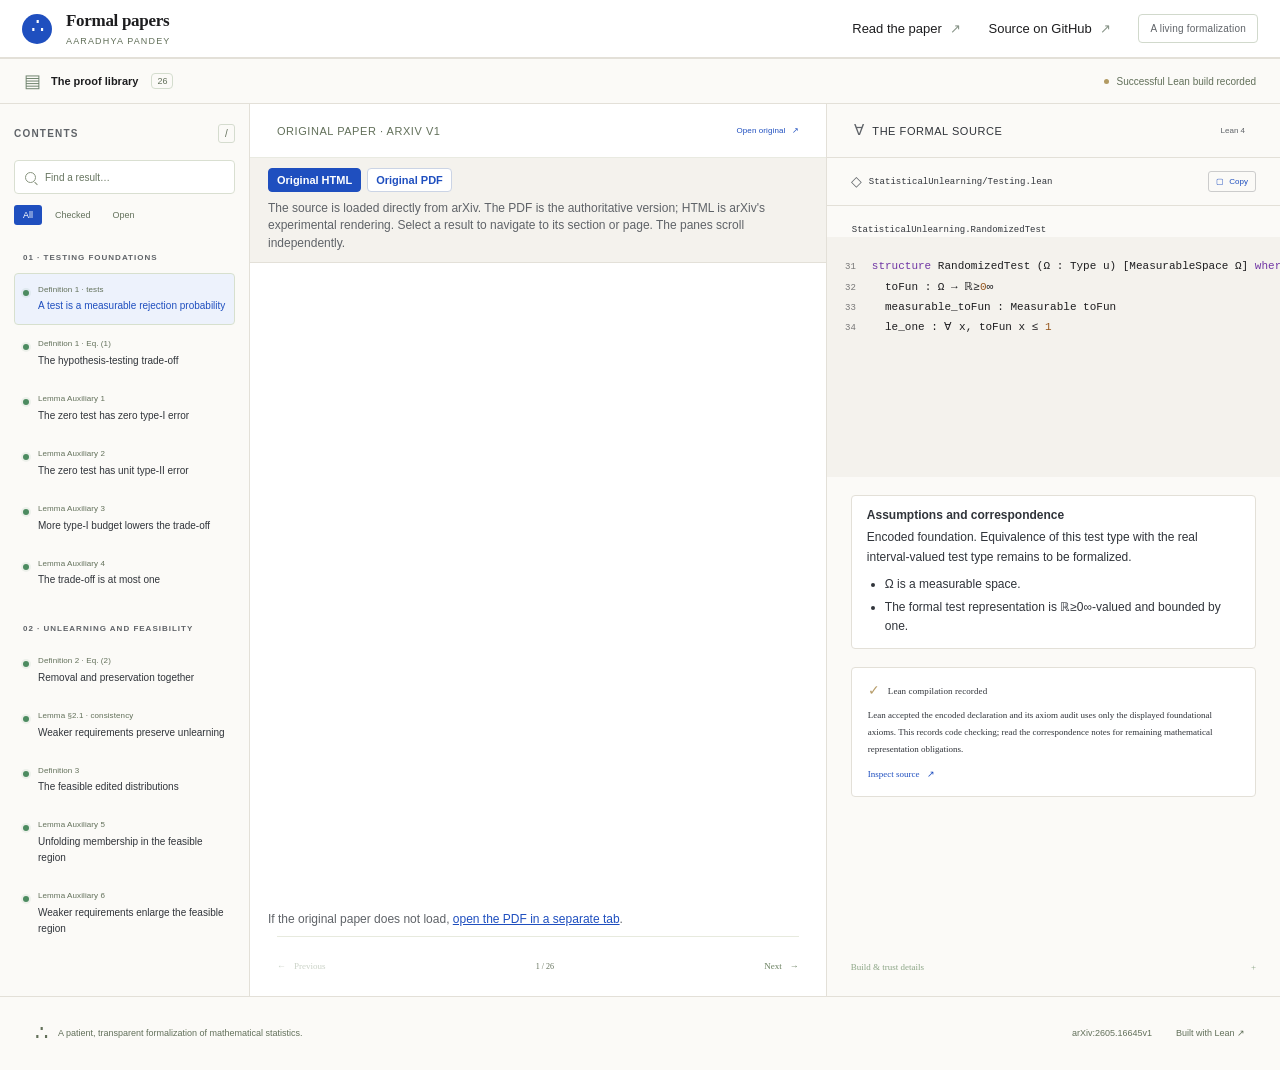
<file: statistical-unlearning/site/index.html>
<!doctype html>
<html lang="en">
<head>
  <meta charset="utf-8">
  <meta name="viewport" content="width=device-width, initial-scale=1">
  <meta name="theme-color" content="#f5f3ed">
  <meta name="description" content="Read the original arXiv paper alongside Lean declarations and their verification status.">
  <title>Statistical Unlearning · Proof Companion</title>
  <link rel="stylesheet" href="styles.css">
  <script defer src="data/proofs.js"></script>
  <script defer src="app.js"></script>
</head>
<body>
  <a class="skip-link" href="#paper-panel">Skip to the statement</a>
  <header class="masthead">
    <a class="brand" href="#" aria-label="Proof companion home"><span class="brand-mark" aria-hidden="true">∴</span><span>Formal papers<span class="brand-sub">Aaradhya Pandey</span></span></a>
    <nav class="top-links" aria-label="Project links">
      <a id="paper-link" href="https://arxiv.org/abs/2605.16645" target="_blank" rel="noopener noreferrer">Read the paper <span aria-hidden="true">↗</span></a>
      <a id="repository-link" class="repository-link" hidden target="_blank" rel="noopener noreferrer">Source on GitHub <span aria-hidden="true">↗</span></a>
      <span class="edition">A living formalization</span>
    </nav>
  </header>

  <section class="project-intro" aria-labelledby="project-title">
    <div class="intro-copy">
      <p class="eyebrow"><span class="small-rule"></span> Paper 001 <span class="eyebrow-separator">/</span> Statistics &amp; information theory</p>
      <h1 id="project-title">Statistical Unlearning<br>of Distributions</h1>
      <p class="subtitle">A Hypothesis Testing Approach</p>
      <p class="authors" id="authors">Aaradhya Pandey <span>&amp;</span> Sanjeev Kulkarni</p>
    </div>
    <div class="project-note">
      <p class="note-heading">Mathematics, made inspectable.</p>
      <p>Read the original paper alongside the Lean source and its verification status.</p>
      <div class="progress-summary" aria-label="Formalization progress">
        <div><strong id="checked-count">0</strong><span>checked</span></div>
        <span class="stat-divider" aria-hidden="true"></span>
        <div><strong id="pending-count">0</strong><span>in progress</span></div>
        <span class="progress-caption">Tracked entries,<br>not paper coverage.</span>
      </div>
    </div>
  </section>

  <div class="reader-heading">
    <div class="reader-label"><span class="book-icon" aria-hidden="true">▤</span> The proof library <span id="entry-total" class="entry-total"></span></div>
    <div class="trust-label"><span class="trust-dot" aria-hidden="true"></span><span id="build-label">Verification status is recorded per result</span></div>
  </div>

  <main class="reader-shell">
    <aside class="library-sidebar" aria-label="Statement library">
      <div class="sidebar-inner">
        <div class="sidebar-title"><h2>Contents</h2><span class="keyboard-hint" title="Focus search">/</span></div>
        <label class="search-wrap"><span class="search-icon" aria-hidden="true"></span><span class="sr-only">Search statements</span><input id="search" type="search" placeholder="Find a result…" autocomplete="off"></label>
        <div class="filter-row" role="group" aria-label="Filter by proof status">
          <button class="filter active" data-filter="all" aria-pressed="true">All</button>
          <button class="filter" data-filter="checked" aria-pressed="false">Checked</button>
          <button class="filter" data-filter="open" aria-pressed="false">Open</button>
        </div>
        <nav id="contents" class="contents" aria-label="Paper statements"></nav>
        <p id="no-results" class="no-results" hidden>No matching statements.<br>Try another term or filter.</p>
        <div class="sidebar-footer"><span class="status-dot pending" aria-hidden="true"></span><p>This project is in progress.<br>The full paper is not yet verified.</p></div>
      </div>
    </aside>

    <div class="reading-area">
      <div class="mobile-tabs" role="tablist" aria-label="Reading pane">
        <button id="paper-tab" role="tab" aria-selected="true" aria-controls="paper-panel" tabindex="0">Mathematics</button>
        <button id="lean-tab" role="tab" aria-selected="false" aria-controls="lean-panel" tabindex="-1">Lean source</button>
      </div>
      <div class="paired-panels" id="paired-panels">
        <article id="paper-panel" class="paper-panel" tabindex="-1" aria-labelledby="statement-title">
          <div class="panel-caption"><span>ORIGINAL PAPER · ARXIV V1</span><a id="entry-paper-link" target="_blank" rel="noopener noreferrer">Open original <span aria-hidden="true">↗</span></a></div>
          <div class="paper-frame-note"><div class="paper-view-controls" role="group" aria-label="Paper format"><button id="paper-html-view" type="button" aria-pressed="true">Original HTML</button><button id="paper-pdf-view" type="button" aria-pressed="false">Original PDF</button></div><span>The source is loaded directly from arXiv. The PDF is the authoritative version; HTML is arXiv's experimental rendering. Select a result to navigate to its section or page. The panes scroll independently.</span></div>
          <iframe id="paper-frame" class="paper-frame" title="Original paper: Statistical Unlearning of Distributions, arXiv version 1" src="https://arxiv.org/html/2605.16645v1#S2.SS1" loading="eager" referrerpolicy="no-referrer"></iframe>
          <p class="paper-frame-fallback">If the original paper does not load, <a href="https://arxiv.org/pdf/2605.16645v1" target="_blank" rel="noopener noreferrer">open the PDF in a separate tab</a>.</p>
          <div id="paper-content" class="paper-content">
            <div class="result-meta"><span id="statement-kind" class="result-kind"></span><span id="statement-status" class="status-badge"></span></div>
            <h2 id="statement-title"></h2>
            <p id="statement-summary" class="statement-summary"></p>
            <div id="statement-text" class="mathematical-statement"></div>
            <section id="assumptions-section" class="assumptions-box" aria-labelledby="assumptions-title"><h3 id="assumptions-title">Assumptions &amp; scope</h3><ul id="assumptions-list"></ul></section>
            <section id="dependencies-section" class="dependencies-section" aria-labelledby="dependencies-title"><h3 id="dependencies-title">Depends on</h3><div id="dependencies" class="dependencies"></div></section>
            <aside id="entry-note" class="entry-note"></aside>
          </div>
          <div class="entry-pagination"><button id="previous-entry"><span aria-hidden="true">←</span> Previous</button><span id="entry-position"></span><button id="next-entry">Next <span aria-hidden="true">→</span></button></div>
        </article>

        <section id="lean-panel" class="lean-panel" aria-labelledby="lean-heading">
          <div class="panel-caption code-caption"><span id="lean-heading"><span class="lean-glyph" aria-hidden="true">∀</span> THE FORMAL SOURCE</span><span class="language-label">Lean 4</span></div>
          <div class="code-filebar"><span class="file-icon" aria-hidden="true">◇</span><span id="lean-file">Awaiting formal source</span><button id="copy-code" aria-label="Copy Lean source" title="Copy Lean source"><span aria-hidden="true">▢</span><span class="copy-label">Copy</span></button></div>
          <div id="declaration-name" class="declaration-name"></div>
          <div id="code-body" class="code-body"><pre aria-label="Lean source"><code id="lean-code"></code></pre></div>
          <div id="empty-proof" class="empty-proof" hidden><span class="empty-symbol" aria-hidden="true">λ</span><h3>A proof still to write.</h3><p>This statement is part of the formalization roadmap. No Lean proof is claimed here.</p></div>
          <section id="lean-scope" class="lean-scope" aria-labelledby="lean-scope-title"><h3 id="lean-scope-title">Assumptions and correspondence</h3><p id="lean-scope-note"></p><ul id="lean-assumptions"></ul></section>
          <div class="verification-box"><div class="verification-title"><span id="verification-icon" aria-hidden="true">○</span><h3 id="verification-heading">Verification evidence</h3></div><p id="verification-detail"></p><a id="source-link" hidden target="_blank" rel="noopener noreferrer">Inspect source <span aria-hidden="true">↗</span></a></div>
          <details id="build-details" class="build-details"><summary>Build &amp; trust details <span aria-hidden="true">+</span></summary><dl id="build-facts"></dl><a id="build-run-link" hidden target="_blank" rel="noopener noreferrer">Inspect the build on GitHub ↗</a><p>Lean checks the formal statement. Its correspondence with the paper remains a mathematical review task.</p></details>
        </section>
      </div>
    </div>
  </main>

  <footer class="site-footer"><p><span class="footer-mark" aria-hidden="true">∴</span> A patient, transparent formalization of mathematical statistics.</p><div><span id="paper-version">arXiv:2605.16645v1</span><a href="https://lean-lang.org/" target="_blank" rel="noopener noreferrer">Built with Lean <span aria-hidden="true">↗</span></a></div></footer>
  <div id="announcement" class="sr-only" role="status" aria-live="polite"></div>
</body>
</html>
</file>
<file: statistical-unlearning/site/styles.css>
:root{--paper:#f5f3ed;--sheet:#fffeFA;--ink:#243b34;--muted:#727b73;--green:#286750;--line:#dfE2d7;--code:#192e29;--code-soft:#213b33;--code-text:#e4e9df;--gold:#b89352;--sans:Inter,-apple-system,BlinkMacSystemFont,"Segoe UI",sans-serif;--serif:Georgia,"Times New Roman",serif}
*{box-sizing:border-box}html{scroll-behavior:smooth}body{margin:0;background:var(--paper);color:var(--ink);font-family:var(--sans);font-size:14px;-webkit-font-smoothing:antialiased}button,input{font:inherit}button,a,input,summary{outline-offset:5px}button:focus-visible,a:focus-visible,input:focus-visible,summary:focus-visible{outline:2px solid #b0843a}a{color:inherit;text-decoration:none}button{cursor:pointer}button:disabled{cursor:default;opacity:.35}button:enabled:hover{filter:brightness(.94)}[hidden]{display:none!important}.sr-only{position:absolute!important;width:1px;height:1px;padding:0;margin:-1px;overflow:hidden;clip:rect(0,0,0,0);white-space:nowrap;border:0}.skip-link{position:absolute;top:-100px;left:24px;z-index:99;background:var(--ink);color:white;padding:12px}.skip-link:focus{top:12px}
.masthead{max-width:1600px;margin:auto;min-height:92px;padding:23px 48px;display:flex;justify-content:space-between;align-items:center;border-bottom:1px solid var(--line)}.brand{display:flex;gap:14px;align-items:center;font-size:16px;letter-spacing:-.3px;font-weight:650}.brand-mark{height:42px;width:42px;display:grid;place-items:center;background:var(--ink);color:#eee9d8;border-radius:50%;font-family:var(--serif);font-size:29px;font-weight:normal;padding-bottom:5px}.brand-sub{display:block;font-size:10px;letter-spacing:1.15px;text-transform:uppercase;margin-top:5px;color:var(--muted);font-weight:500}.top-links{display:flex;gap:27px;align-items:center;font-size:12px}.top-links a{transition:color .2s}.top-links a:hover{color:var(--green)}.top-links a span{margin-left:5px;color:#879387}.edition{padding:8px 11px;border:1px solid #d1d9cc;border-radius:4px;color:#5c7061;font-size:10px;letter-spacing:.2px}
.project-intro{max-width:1600px;margin:auto;padding:57px 64px 53px;display:grid;grid-template-columns:1.35fr 1fr;gap:100px;align-items:center}.eyebrow{display:flex;gap:10px;align-items:center;font-size:9px;text-transform:uppercase;letter-spacing:1.6px;font-weight:650;margin:0 0 22px;color:#667a68}.small-rule{width:23px;height:1px;background:#75947c}.eyebrow-separator{color:#b0b8aa;margin:0 3px}.project-intro h1{font-family:var(--serif);font-weight:400;font-size:clamp(38px,3.35vw,54px);line-height:1.13;letter-spacing:-1.8px;margin:0}.subtitle{font-family:var(--serif);font-size:24px;font-style:italic;margin:13px 0 22px;color:#768470;letter-spacing:-.4px}.authors{font-size:11px;margin:0;color:#536658;letter-spacing:.2px}.authors span{font-family:var(--serif);font-style:italic;color:#a0a997;padding:0 8px}.project-note{max-width:380px;border-left:1px solid #d6dccc;padding-left:28px;justify-self:end}.note-heading{font-family:var(--serif);font-size:21px;margin:0 0 11px;letter-spacing:-.4px}.project-note>p:not(.note-heading){font-size:12px;line-height:1.85;color:#75806f;margin:0}.progress-summary{display:flex;gap:23px;align-items:center;margin-top:22px}.progress-summary>div{display:flex;flex-direction:column;gap:4px}.progress-summary strong{font-family:var(--serif);font-size:29px;font-weight:400;line-height:1}.progress-summary div span{font-size:9px;letter-spacing:.3px;color:#768371}.stat-divider{width:1px;height:36px;background:#d7dece}.progress-caption{font-size:9px;line-height:1.6;color:#8b9383;margin-left:1px}
.reader-heading{max-width:1600px;margin:auto;display:flex;align-items:center;justify-content:space-between;border-top:1px solid var(--line);border-bottom:1px solid var(--line);height:54px;padding:0 33px;font-size:11px}.reader-label{display:flex;align-items:center;gap:10px;font-weight:600}.book-icon{font-size:18px;font-weight:normal;color:#718570}.entry-total{font-size:9px;display:inline-grid;place-items:center;border:1px solid #d4ddce;border-radius:4px;padding:2px 5px;color:#82917d;margin-left:3px;font-weight:400}.trust-label{font-size:10px;color:#7f8a78;display:flex;align-items:center;gap:7px}.trust-dot{width:5px;height:5px;display:inline-block;border-radius:50%;background:#b29a62}
.reader-shell{max-width:1600px;margin:auto;display:grid;grid-template-columns:248px minmax(0,1fr);min-height:690px;border-bottom:1px solid var(--line)}.library-sidebar{border-right:1px solid var(--line);background:#f0f1e9}.sidebar-inner{padding:26px 20px 20px;position:sticky;top:0;max-height:100vh;overflow-y:auto}.sidebar-title{display:flex;align-items:center;justify-content:space-between;margin-bottom:17px}.sidebar-title h2{font-size:10px;font-weight:600;margin:0;text-transform:uppercase;letter-spacing:1.2px;color:#778571}.keyboard-hint{font-size:10px;line-height:17px;width:17px;text-align:center;border:1px solid #d5dccf;color:#8c9884;border-radius:3px}.search-wrap{height:34px;display:flex;align-items:center;border:1px solid #d9dfd1;border-radius:4px;background:#f8f8f2;padding:0 10px;gap:9px}.search-icon{width:11px;height:11px;border:1px solid #899580;border-radius:100%;position:relative;flex-shrink:0}.search-icon:after{content:"";width:4px;height:1px;position:absolute;background:#899580;transform:rotate(45deg);right:-3px;bottom:-2px}.search-wrap input{border:0;background:none;width:100%;min-width:0;font-size:10px;color:var(--ink);padding:5px 0}.search-wrap input::placeholder{color:#99a18f}.search-wrap input:focus{outline:none}.search-wrap:focus-within{outline:2px solid #b9c9b3;outline-offset:1px}.filter-row{display:flex;gap:4px;margin-top:11px;margin-bottom:26px}.filter{background:none;border:0;padding:5px 9px;color:#8b9683;font-size:9px;border-radius:3px}.filter.active{background:#e0e6d7;color:#41654c}.nav-group{margin-bottom:23px}.nav-section{font-size:8px;line-height:1.7;letter-spacing:1px;font-weight:650;text-transform:uppercase;color:#8b9680;margin:0 9px 8px}.contents a{display:flex;gap:9px;align-items:flex-start;border-radius:4px;padding:10px 8px;margin:2px 0;font-size:10px;line-height:1.6;color:#71816e;border:1px solid transparent;transition:background .15s}.contents a:hover{background:#e8ecdf}.contents a[aria-current="true"]{background:#e0e8d8;border:1px solid #d7e0ce;color:#254a36}.nav-title{flex:1}.nav-kind{font-size:8px;color:#93a08b;display:block;margin-bottom:2px;letter-spacing:.1px}.status-dot{width:6px;height:6px;border-radius:50%;margin-top:6px;flex-shrink:0}.status-dot.checked{background:#4c8b60;box-shadow:0 0 0 2px #4c8b6015}.status-dot.pending{border:1px solid #a1aa92;background:transparent}.status-dot.unverified{background:#c1a16d}.sidebar-footer{border-top:1px solid #dce1d3;margin-top:28px;padding:15px 7px;display:flex;gap:8px}.sidebar-footer p{font-size:9px;color:#8a9681;line-height:1.7;margin:0}.no-results{font-size:11px;color:#788770;line-height:1.8;padding:5px 8px}.reading-area{min-width:0}.paired-panels{display:grid;grid-template-columns:minmax(0,1fr) minmax(0,1fr);min-height:100%}.paper-panel{background:var(--sheet);display:flex;flex-direction:column;min-width:0}.panel-caption{height:54px;display:flex;align-items:center;justify-content:space-between;gap:10px;padding:0 27px;border-bottom:1px solid #e9eae1;font-size:8px;letter-spacing:1.1px;color:#9ba18e}.panel-caption a{font-size:8px;letter-spacing:.1px;color:#8c9a80}.panel-caption a:hover{color:var(--green)}.panel-caption a span{margin-left:4px}.paper-content{padding:39px 31px 34px;flex:1}.result-meta{display:flex;gap:12px;align-items:center;margin-bottom:19px}.result-kind{font-size:9px;text-transform:uppercase;letter-spacing:1px;color:#6d886a;font-weight:600}.status-badge{display:inline-flex;align-items:center;gap:5px;font-size:8px;letter-spacing:.2px;padding:4px 6px;border-radius:3px;border:1px solid #dfE4d7;color:#8a947e;white-space:nowrap}.status-badge.checked{background:#eef5e9;color:#4b7f4e;border-color:#d9e7cf}.status-badge.unverified{background:#f7f0e1;color:#947638;border-color:#e9dec8}.status-badge:before{content:"";width:4px;height:4px;border-radius:100%;border:1px solid currentColor}.status-badge.checked:before{background:currentColor}.paper-content h2{font-family:var(--serif);font-weight:400;font-size:29px;line-height:1.26;letter-spacing:-.7px;margin:0 0 17px}.statement-summary{font-family:var(--serif);font-size:14px;line-height:1.85;color:#798171;margin:0 0 25px}.mathematical-statement{font-family:var(--serif);font-size:16px;line-height:1.9;color:#354d3c;white-space:pre-wrap;overflow-wrap:anywhere;border-top:1px solid #edf0e5;border-bottom:1px solid #edf0e5;padding:23px 0;margin-bottom:25px}.assumptions-box{background:#f5f6ed;padding:16px 18px;border:1px solid #e7ebdc;border-radius:3px;margin-top:26px}.assumptions-box h3,.dependencies-section h3{font-size:8px;text-transform:uppercase;letter-spacing:1px;font-weight:650;color:#849078;margin:0 0 12px}.assumptions-box ul{padding-left:13px;margin:0;color:#7a8670;font-size:10px;line-height:1.85}.assumptions-box li+li{margin-top:5px}.dependencies-section{margin-top:25px}.dependencies{display:flex;flex-wrap:wrap;gap:6px}.dependencies a{font-size:9px;background:#f1f4e9;border:1px solid #e0e7d5;padding:5px 7px;border-radius:3px;color:#6b805e}.dependencies a:hover{background:#e6efde}.entry-note{font-size:10px;line-height:1.8;color:#959b89;border-left:2px solid #ddE4d1;margin-top:26px;padding-left:12px;white-space:pre-wrap}.entry-pagination{height:60px;margin:0 27px;border-top:1px solid #e7eade;display:flex;align-items:center;justify-content:space-between;font-size:8px;color:#9aa28f}.entry-pagination button{background:none;border:0;font-size:9px;color:#6a8060;padding:8px 0;display:flex;gap:8px}.lean-panel{background:var(--code);color:var(--code-text);min-width:0;display:flex;flex-direction:column}.code-caption{border-color:#ffffff0e;color:#8da28d}.code-caption>span:first-child{display:flex;gap:8px;align-items:center}.lean-glyph{font-family:var(--serif);font-size:15px;color:#a5b59a;line-height:1}.language-label{font-size:8px;color:#849c86;background:#ffffff06;border:1px solid #ffffff0a;padding:4px 7px;border-radius:3px;letter-spacing:0}.code-filebar{height:48px;padding:0 24px;display:flex;align-items:center;gap:7px;border-bottom:1px solid #ffffff09;color:#8ea28c;font-size:9px;font-family:ui-monospace,SFMono-Regular,Consolas,monospace;min-width:0}.file-icon{color:#789572;font-size:14px}.code-filebar>span:nth-child(2){overflow:hidden;text-overflow:ellipsis;white-space:nowrap}.code-filebar button{margin-left:auto;background:transparent;border:1px solid #d6e6ca16;color:#8bA489;padding:5px 7px;border-radius:3px;display:flex;gap:5px;font-family:var(--sans);font-size:8px;align-items:center}.declaration-name{padding:17px 25px 0;color:#738d78;font-size:9px;font-family:ui-monospace,SFMono-Regular,Consolas,monospace;overflow-wrap:anywhere;line-height:1.6}.code-body{padding:19px 0 28px;overflow-x:auto;min-height:240px}.code-body pre{font-size:11px;line-height:1.85;tab-size:2;font-family:ui-monospace,SFMono-Regular,Consolas,"Liberation Mono",monospace;margin:0;min-width:max-content}.code-line{display:block;min-height:1.85em;padding-right:28px}.line-number{display:inline-block;min-width:45px;user-select:none;color:#4c6b57;text-align:right;padding-right:16px;font-size:9px}.token-keyword{color:#c7b987}.token-comment{color:#758e79;font-style:italic}.token-string{color:#b2c595}.token-number{color:#a8bdc1}.token-tactic{color:#a4c9b6}.empty-proof{padding:50px 36px 63px;color:#8da48f;flex:1}.empty-symbol{font-family:var(--serif);font-size:50px;color:#46634b;font-style:italic}.empty-proof h3{font-family:var(--serif);font-size:22px;font-weight:400;color:#bbc9b4;margin:18px 0 10px}.empty-proof p{font-size:11px;line-height:1.8;max-width:240px;margin:0;color:#7e9881}.verification-box{border:1px solid #a6c09c1c;border-radius:4px;margin:0 24px 21px;padding:16px 16px 15px;background:#243b300e}.verification-title{display:flex;gap:8px;align-items:center}.verification-title>span{color:#b69c68;font-size:14px;line-height:1}.verification-title h3{font-size:9px;color:#a7ba9e;margin:0;font-weight:500;letter-spacing:.1px}.verification-box p{font-size:9px;line-height:1.85;color:#78927b;margin:9px 0 0;white-space:pre-wrap}.verification-box a{display:inline-block;font-size:9px;color:#a6bd9a;margin-top:12px}.verification-box a span{margin-left:5px}.build-details{margin:auto 24px 22px;border-top:1px solid #ffffff0e;padding-top:14px;font-size:9px;color:#6c8a73}.build-details summary{cursor:pointer;color:#8ca586;list-style:none;display:flex;justify-content:space-between;align-items:center;line-height:1.6}.build-details summary::-webkit-details-marker{display:none}.build-details[open] summary>span{transform:rotate(45deg)}.build-details dl{font-size:9px;line-height:1.8;margin:15px 0;overflow-wrap:anywhere}.build-details dt{color:#8ba17f}.build-details dd{margin:2px 0 10px;font-family:ui-monospace,SFMono-Regular,Consolas,monospace;color:#6e8d73}.build-details p{line-height:1.8;color:#6b8770;margin-bottom:0}.site-footer{max-width:1600px;margin:auto;padding:26px 35px;display:flex;justify-content:space-between;align-items:center;font-size:9px;color:#8e9b83;gap:20px}.site-footer p{margin:0;display:flex;gap:10px;align-items:center}.footer-mark{font-family:var(--serif);font-size:21px;line-height:1}.site-footer>div{display:flex;gap:24px}.site-footer a:hover{color:var(--green)}.mobile-tabs{display:none}
/* Muted text remains legible on both paper and code surfaces. */
.brand-sub,.project-note>p:not(.note-heading),.progress-summary div span,.progress-caption,.trust-label,.sidebar-title h2,.keyboard-hint,.filter,.nav-section,.nav-kind,.contents a,.sidebar-footer p,.no-results,.panel-caption,.panel-caption a,.statement-summary,.assumptions-box h3,.assumptions-box ul,.dependencies-section h3,.entry-note,.entry-pagination,.site-footer,.entry-total{color:#62705a}
.eyebrow,.subtitle{color:#66745f}.search-wrap input::placeholder{color:#66745f}.status-badge{color:#62705a}.status-badge.checked{color:#3c683f}.status-badge.unverified{color:#816225}.dependencies a{color:#5d7051}
.token-comment,.verification-box p,.build-details,.build-details dd,.build-details p{color:#8ca586}
@media(min-width:1601px){.masthead,.reader-shell,.reader-heading{border-left:1px solid var(--line);border-right:1px solid var(--line)}}
@media(max-width:1150px){.masthead{padding:23px 30px}.project-intro{padding:45px 38px;gap:45px}.project-note{padding-left:23px;max-width:335px}.reader-shell{grid-template-columns:205px minmax(0,1fr)}.sidebar-inner{padding:25px 14px}.paper-content{padding:32px 24px}.panel-caption{padding:0 22px}.paper-content h2{font-size:25px}.code-filebar{padding:0 16px}.verification-box{margin-left:17px;margin-right:17px}.code-body pre{font-size:10px}.line-number{min-width:35px;padding-right:10px}.progress-summary{gap:18px}}
@media(max-width:950px){.project-intro{grid-template-columns:1.4fr 1fr;gap:25px;padding:39px 30px}.project-intro h1{font-size:37px}.subtitle{font-size:21px}.project-note>p:not(.note-heading){font-size:11px}.note-heading{font-size:18px}.reader-shell{grid-template-columns:187px minmax(0,1fr)}.paired-panels{grid-template-columns:1fr}.mobile-tabs{display:flex;height:43px;background:#eef0e7;border-bottom:1px solid var(--line);padding:0 20px;gap:23px}.mobile-tabs button{background:none;border:0;border-bottom:2px solid transparent;color:#89957f;font-size:10px;padding:0 3px}.mobile-tabs button[aria-selected="true"]{border-color:#597c54;color:#355a3c}.paired-panels .lean-panel{display:none;min-height:620px}.paired-panels.show-lean .lean-panel{display:flex}.paired-panels.show-lean .paper-panel{display:none}.paper-content{padding:34px 36px;min-height:510px}.paper-content h2{font-size:30px}.panel-caption{padding:0 30px}.mathematical-statement{font-size:17px}.code-body pre{font-size:12px}.line-number{min-width:45px;padding-right:16px}.code-filebar{padding:0 24px}.verification-box{margin:0 24px 22px}.site-footer{padding:22px 28px}.top-links{gap:18px}.edition{display:none}}
@media(max-width:650px){.masthead{padding:18px 20px;min-height:77px}.brand{gap:10px;font-size:13px}.brand-mark{width:34px;height:34px;font-size:23px}.brand-sub{font-size:8px;letter-spacing:.7px;margin-top:4px}.top-links{gap:12px;font-size:9px}.repository-link{max-width:50px;line-height:1.5}.project-intro{display:block;padding:31px 24px 30px}.eyebrow{font-size:7px;gap:7px;letter-spacing:1.1px;margin-bottom:19px}.project-intro h1{font-size:38px;letter-spacing:-1.4px}.subtitle{font-size:21px;margin:11px 0 19px}.authors{font-size:10px}.project-note{max-width:unset;margin-top:27px;border-left:0;border-top:1px solid var(--line);padding:20px 0 0;display:grid;grid-template-columns:1fr 1fr;gap:0 20px}.note-heading{grid-column:1/-1;font-size:18px;margin-bottom:10px}.project-note>p:not(.note-heading){font-size:10px;line-height:1.75}.progress-summary{margin:0;gap:14px;justify-self:end}.progress-summary strong{font-size:27px}.progress-summary div span{font-size:8px}.progress-caption{display:none}.stat-divider{height:31px}.reader-heading{padding:0 20px;height:47px}.reader-label{font-size:10px}.trust-label{font-size:8px;max-width:145px;line-height:1.5;text-align:right}.trust-dot{flex-shrink:0}.reader-shell{display:block}.library-sidebar{border-right:0;border-bottom:1px solid var(--line)}.sidebar-inner{position:static;max-height:unset;padding:17px 20px 12px}.sidebar-title{display:none}.search-wrap{height:35px;max-width:100%;display:inline-flex;width:calc(100% - 150px)}.search-wrap input{font-size:11px}.filter-row{display:inline-flex;margin:0 0 0 8px;vertical-align:middle;gap:0}.filter{font-size:9px;padding:8px 9px}.contents{display:flex;gap:7px;overflow-x:auto;padding-top:12px;padding-bottom:5px;scrollbar-width:thin}.nav-group{margin:0;display:contents}.nav-section{display:none}.contents a{white-space:nowrap;padding:8px 10px;font-size:10px;flex-shrink:0;max-width:230px;align-items:center;margin:0}.nav-title{overflow:hidden;text-overflow:ellipsis}.nav-kind{display:none}.status-dot{margin-top:0}.sidebar-footer{display:none}.no-results{margin-bottom:3px;font-size:10px}.mobile-tabs{height:44px;padding-left:23px}.panel-caption{height:46px;padding:0 24px;font-size:8px}.paper-content{padding:29px 25px;min-height:0}.paper-content h2{font-size:29px}.statement-summary{font-size:14px}.mathematical-statement{font-size:16px}.assumptions-box{margin-top:22px}.entry-note{margin-top:23px}.entry-pagination{height:57px;margin:0 24px}.site-footer{padding:21px 23px;display:block;font-size:8px;line-height:1.7}.site-footer>div{margin:13px 0 0 22px;gap:20px}.code-body pre{font-size:11px}.code-body{min-height:210px}.declaration-name{padding-left:24px;font-size:8px}.paired-panels .lean-panel{min-height:530px}.verification-box p{font-size:10px}.build-details{font-size:10px}.copy-label{display:none}}
@media(prefers-reduced-motion:reduce){html{scroll-behavior:auto}*{transition:none!important}}
@media print{body{background:white}.masthead,.project-intro,.library-sidebar,.reader-heading,.site-footer,.mobile-tabs,.entry-pagination,.code-filebar button,.build-details{display:none}.reader-shell{display:block;border:0}.paired-panels{display:block}.paper-panel,.paired-panels .lean-panel{display:block!important;background:white;color:#222;break-inside:avoid}.paper-content{min-height:0}.code-caption,.code-filebar,.declaration-name,.code-body,.verification-box{color:#222;background:white}.code-body{overflow:visible}.code-body pre{white-space:pre-wrap;min-width:0;font-size:9px}.token-keyword,.token-comment,.token-string,.token-number,.token-tactic{color:#222}.verification-box p,.verification-title h3{color:#444}.line-number{color:#999}.panel-caption{border-color:#ddd}}

/* Faithful-source reader: the original arXiv document and its formal source. */
:root{--paper:#fbfaf7;--sheet:#fff;--ink:#1d1d1f;--muted:#5f6368;--green:#1f4fbf;--line:#e3e0d8;--code:#f4f2ed;--code-soft:#ebe9e4;--code-text:#1d1d1f;--serif:"Iowan Old Style","Palatino Linotype",Palatino,Georgia,serif}
body{font-family:var(--serif);font-size:16px}.masthead{position:sticky;top:0;z-index:20;max-width:none;min-height:58px;padding:10px 22px;background:#fff;font-family:var(--sans)}
.brand{font-family:var(--serif);font-size:17px}.brand-mark{width:30px;height:30px;font-size:21px;background:#1f4fbf;color:white}.brand-sub{font-family:var(--sans);font-size:9px}.top-links{font-size:13px}.edition{color:#5f6368}
.project-intro{display:none}.reader-heading{max-width:1680px;height:46px;padding:0 24px;font-family:var(--sans)}
.reader-shell{max-width:1680px;grid-template-columns:250px minmax(0,1fr);min-height:calc(100vh - 105px)}.library-sidebar{background:#fbfaf7}.sidebar-inner{top:58px;max-height:calc(100vh - 58px);padding:20px 14px;font-family:var(--sans)}
.sidebar-title h2,.nav-section{color:#5f6368}.contents a{color:#30343a}.contents a[aria-current="true"]{color:#1f4fbf;background:#edf2fc}.filter.active{background:#1f4fbf;color:#fff}.search-wrap{background:#fff}
.paired-panels{grid-template-columns:minmax(0,1.12fr) minmax(0,.88fr);gap:0}.paper-panel{min-width:0;background:#fff;display:flex;flex-direction:column;border-right:1px solid var(--line)}
.paper-panel .paper-content{display:none}.paper-panel .entry-pagination{flex-shrink:0}.panel-caption{font-family:var(--sans);font-size:11px;letter-spacing:.05em}.panel-caption a{color:#1f4fbf}
.paper-frame-note{padding:10px 18px;font:12px/1.45 var(--sans);color:#5f6368;background:#f4f2ed;border-bottom:1px solid var(--line)}
.paper-view-controls{display:flex;gap:6px;margin-bottom:8px}.paper-view-controls button{font:600 11px var(--sans);color:#1f4fbf;background:#fff;border:1px solid #cbd4e5;border-radius:4px;padding:5px 8px}.paper-view-controls button[aria-pressed="true"]{background:#1f4fbf;border-color:#1f4fbf;color:white}
.paper-frame{width:100%;height:calc(100vh - 260px);min-height:620px;border:0;background:#fff}.paper-frame-fallback{margin:0;padding:8px 18px;font:12px/1.4 var(--sans);color:#5f6368}.paper-frame-fallback a{color:#1f4fbf;text-decoration:underline}
.lean-panel{min-width:0;background:#fbfaf7;color:#1d1d1f}.code-caption,.code-filebar,.declaration-name{color:#30343a;background:#fbfaf7;border-color:#e3e0d8}.language-label,.file-icon,.lean-glyph{color:#5f6368}.code-filebar button{color:#1f4fbf;border-color:#ccc}
.code-body{background:#f4f2ed;color:#1d1d1f}.code-body pre{color:#1d1d1f}.line-number{color:#777}.token-keyword{color:#7137a5}.token-tactic{color:#174ca8}.token-comment{color:#666}.token-string{color:#8d4828}.token-number{color:#94551c}
.verification-box{background:#fff;color:#1d1d1f;border-color:#e3e0d8}.verification-box p,.verification-title h3{color:#30343a}.verification-box a{color:#1f4fbf}.build-details,.build-details p,.build-details dd{color:#5f6368}.site-footer{font-family:var(--sans)}
.lean-scope{margin:18px 24px;padding:12px 15px;background:#fff;border:1px solid #e3e0d8;border-radius:4px;color:#30343a;font:12px/1.6 var(--sans)}.lean-scope h3{margin:0 0 6px;font:600 12px var(--sans)}.lean-scope p{margin:0 0 8px}.lean-scope ul{margin:0;padding-left:18px}.lean-scope li+li{margin-top:4px}
@media(max-width:950px){.masthead{position:static}.sidebar-inner{max-height:none}.paper-frame{height:75vh;min-height:480px}.paired-panels{display:block}.paper-panel{border-right:0}}
@media(max-width:650px){.masthead{padding:12px 16px;min-height:56px}.repository-link{max-width:none;white-space:nowrap}.reader-heading{height:auto;min-height:44px;padding:8px 16px}.paper-frame{height:72vh;min-height:420px}.paper-frame-note{font-size:11px}.library-sidebar{border-bottom:1px solid var(--line)}}
</file>
